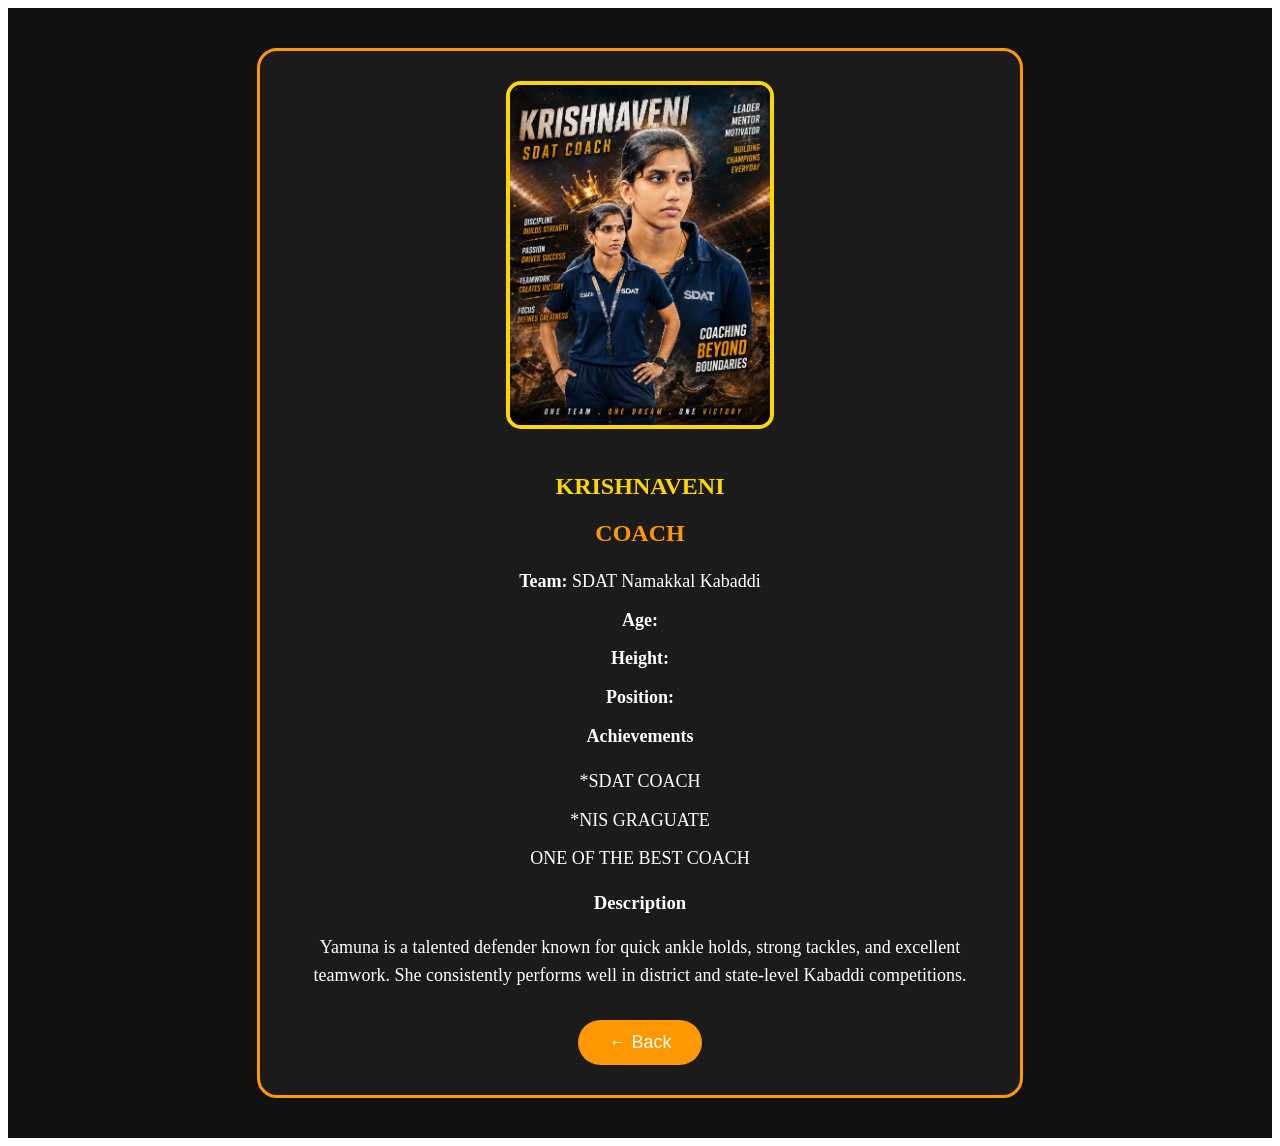
<file: coach15.html>
<!DOCTYPE html>
<html lang="en">

<head>

    <meta charset="UTF-8">
    <meta name="viewport" content="width=device-width, initial-scale=1.0">

    <title>Player 1 Profile</title>

    <style>
        
        /* PLAYER PROFILE PAGE */

.profile-page{
    min-height:100vh;
    display:flex;
    justify-content:center;
    align-items:center;
    background:#111;
    padding:40px;
}

.profile-card{
    width:700px;
    background:#1b1b1b;
    border:3px solid #ff9800;
    border-radius:20px;
    padding:30px;
    text-align:center;
    color:white;
}

.profile-card img{
    width:260px;
    height:340px;
    object-fit:cover;
    border-radius:15px;
    border:4px solid gold;
    margin-bottom:20px;
}

.profile-card h1{
    color:#FFD700;
    margin-bottom:10px;
}

.profile-card h2{
    color:#ff9800;
    margin-bottom:20px;
}

.profile-card p,
.profile-card li{
    font-size:18px;
    margin:10px 0;
    line-height:1.6;
}

.profile-card ul{
    list-style:none;
    padding:0;
}

.profile-card button{
    margin-top:20px;
    padding:12px 30px;
    background:#ff9800;
    color:white;
    border:none;
    border-radius:30px;
    cursor:pointer;
    font-size:18px;
}

.profile-card button:hover{
    background:#ff5722;
}
    </style>

</head>

<body>

<section class="profile-page">

    <div class="profile-card">

        <img src="COACH 1.jpeg" alt="COACH">

        <h1>KRISHNAVENI</h1>

        <h2>COACH</h2>

        <p><strong>Team:</strong> SDAT Namakkal Kabaddi</p>

        <p><strong>Age:</strong></p>

        <p><strong>Height:</strong></p>

        <p><strong>Position:</strong></p>

        <p><strong>Achievements</strong></p>

        <ul>
            <li>*SDAT COACH</li>
            <li>*NIS GRAGUATE</li>
            <li>ONE OF THE BEST COACH</li>
        </ul>

        <h3>Description</h3>

        <p>
            Yamuna is a talented defender known for quick ankle holds,
            strong tackles, and excellent teamwork. She consistently
            performs well in district and state-level Kabaddi competitions.
        </p>

        <button onclick="history.back()">
            ← Back
        </button>

    </div>

</section>

</body>
</html>
</file>
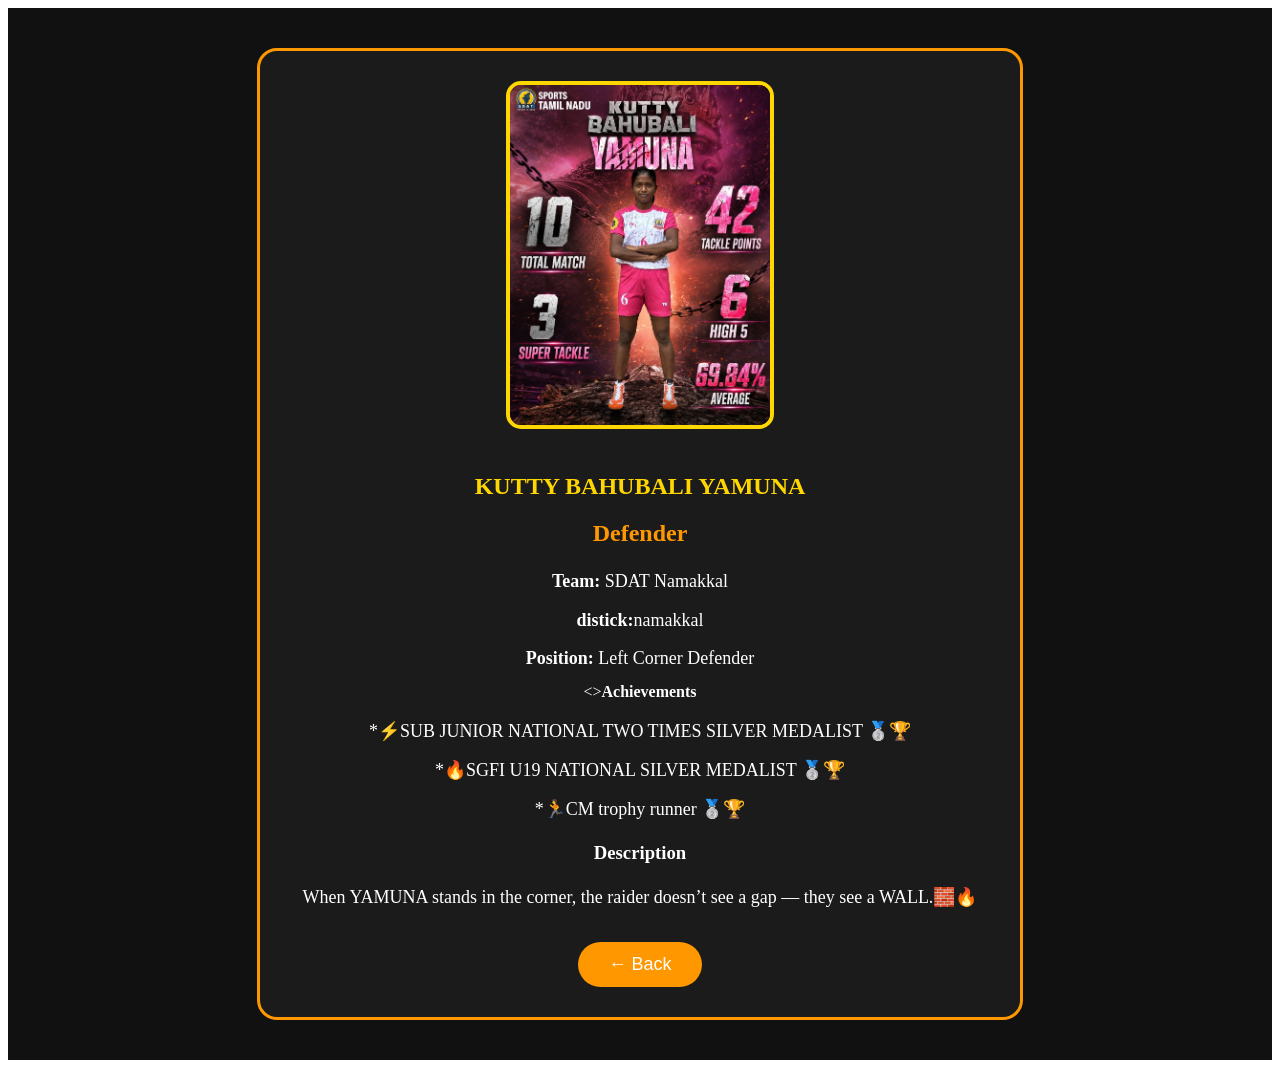
<file: player1.html>
<!DOCTYPE html>
<html lang="en">

<head>

    <meta charset="UTF-8">
    <meta name="viewport" content="width=device-width, initial-scale=1.0">

    <title>Player 1 Profile</title>

    <style>
        /* அனைத்து CSS code இங்கே */
        /* PLAYER PROFILE PAGE */

.profile-page{
    min-height:100vh;
    display:flex;
    justify-content:center;
    align-items:center;
    background:#111;
    padding:40px;
}

.profile-card{
    width:700px;
    background:#1b1b1b;
    border:3px solid #ff9800;
    border-radius:20px;
    padding:30px;
    text-align:center;
    color:white;
}

.profile-card img{
    width:260px;
    height:340px;
    object-fit:cover;
    border-radius:15px;
    border:4px solid gold;
    margin-bottom:20px;
}

.profile-card h1{
    color:#FFD700;
    margin-bottom:10px;
}

.profile-card h2{
    color:#ff9800;
    margin-bottom:20px;
}

.profile-card p,
.profile-card li{
    font-size:18px;
    margin:10px 0;
    line-height:1.6;
}

.profile-card ul{
    list-style:none;
    padding:0;
}

.profile-card button{
    margin-top:20px;
    padding:12px 30px;
    background:#ff9800;
    color:white;
    border:none;
    border-radius:30px;
    cursor:pointer;
    font-size:18px;
}

.profile-card button:hover{
    background:hsl(14, 100%, 57%);
}
    </style>

</head>

<body>

<section class="profile-page">

    <div class="profile-card">

        <img src="YAMUNA 2.jpeg" alt="Yamuna">

        <h1>KUTTY BAHUBALI YAMUNA</h1>

        <h2>Defender</h2>

        <p><strong>Team:</strong> SDAT Namakkal</p>

        <p><strong>distick:</strong>namakkal</p>

        <p><strong></strong> </p>

        <p><strong>Position:</strong> Left Corner Defender</p>

        <><strong>Achievements</strong>

        <ul>
            <li>*⚡SUB JUNIOR NATIONAL TWO TIMES SILVER MEDALIST 🥈🏆</li>
            <li>*🔥SGFI U19 NATIONAL SILVER MEDALIST 🥈🏆</li>
            <li>*🏃CM trophy runner 🥈🏆</li>
        </ul>

        <h3>Description</h3>

        <p>
            When YAMUNA stands in the corner, the raider doesn’t see a gap — they see a WALL.🧱🔥
        </p>

        <button onclick="history.back()">
            ← Back
        </button>

    </div>

</section>

</body>
</html>
</file>
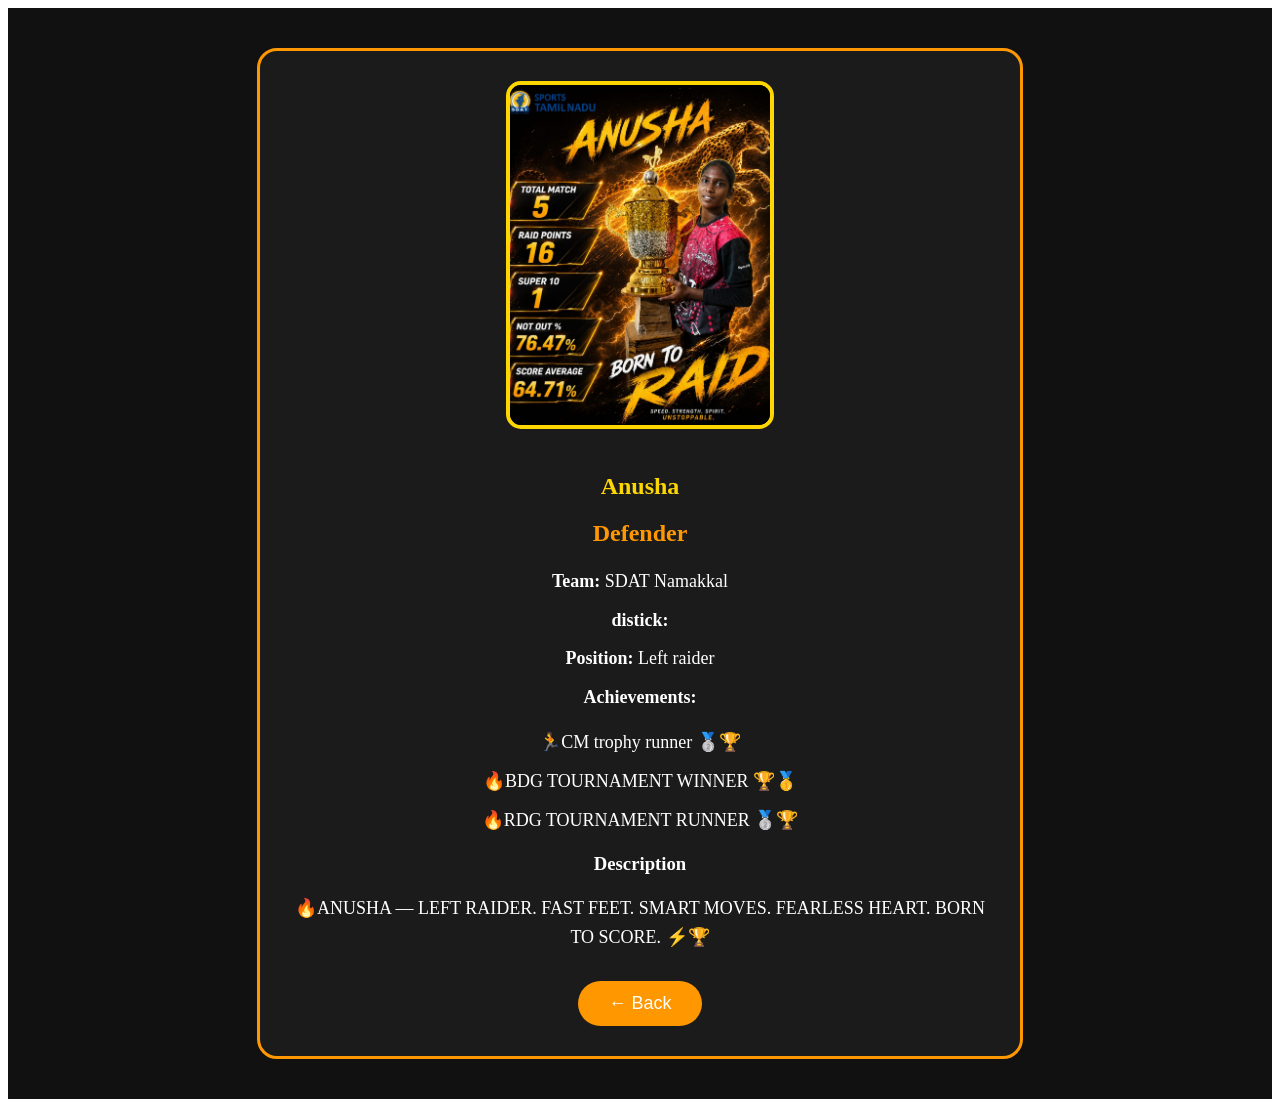
<file: player10.html>
<!DOCTYPE html>
<html lang="en">

<head>

    <meta charset="UTF-8">
    <meta name="viewport" content="width=device-width, initial-scale=1.0">

    <title>Player 1 Profile</title>

    <style>
        /* அனைத்து CSS code இங்கே */
        /* PLAYER PROFILE PAGE */

.profile-page{
    min-height:100vh;
    display:flex;
    justify-content:center;
    align-items:center;
    background:#111;
    padding:40px;
}

.profile-card{
    width:700px;
    background:#1b1b1b;
    border:3px solid #ff9800;
    border-radius:20px;
    padding:30px;
    text-align:center;
    color:white;
}

.profile-card img{
    width:260px;
    height:340px;
    object-fit:cover;
    border-radius:15px;
    border:4px solid gold;
    margin-bottom:20px;
}

.profile-card h1{
    color:#FFD700;
    margin-bottom:10px;
}

.profile-card h2{
    color:#ff9800;
    margin-bottom:20px;
}

.profile-card p,
.profile-card li{
    font-size:18px;
    margin:10px 0;
    line-height:1.6;
}

.profile-card ul{
    list-style:none;
    padding:0;
}

.profile-card button{
    margin-top:20px;
    padding:12px 30px;
    background:#ff9800;
    color:white;
    border:none;
    border-radius:30px;
    cursor:pointer;
    font-size:18px;
}

.profile-card button:hover{
    background:#ff5722;
}
    </style>

</head>

<body>

<section class="profile-page">

    <div class="profile-card">

        <img src="ANUSHA 2.jpeg" alt="ANUSHA">

        <h1>Anusha</h1>

        <h2>Defender</h2>

        <p><strong>Team:</strong> SDAT Namakkal </p>

        <p><strong>distick:</strong></p>

        <p><strong></strong></p>

        <p><strong>Position:</strong> Left raider </p>

        <p><strong>Achievements:</strong></p>

        <ul>
            <li>🏃CM trophy runner 🥈🏆</li>
            <li>🔥BDG TOURNAMENT WINNER 🏆🥇</li>
            <li>🔥RDG TOURNAMENT RUNNER 🥈🏆</li>
        </ul>

        <h3>Description</h3>

        <p>
           🔥ANUSHA — LEFT RAIDER. FAST FEET. SMART MOVES. FEARLESS HEART. BORN TO SCORE. ⚡🏆
        </p>

        <button onclick="history.back()">
            ← Back
        </button>

    </div>

</section>

</body>
</html>
</file>
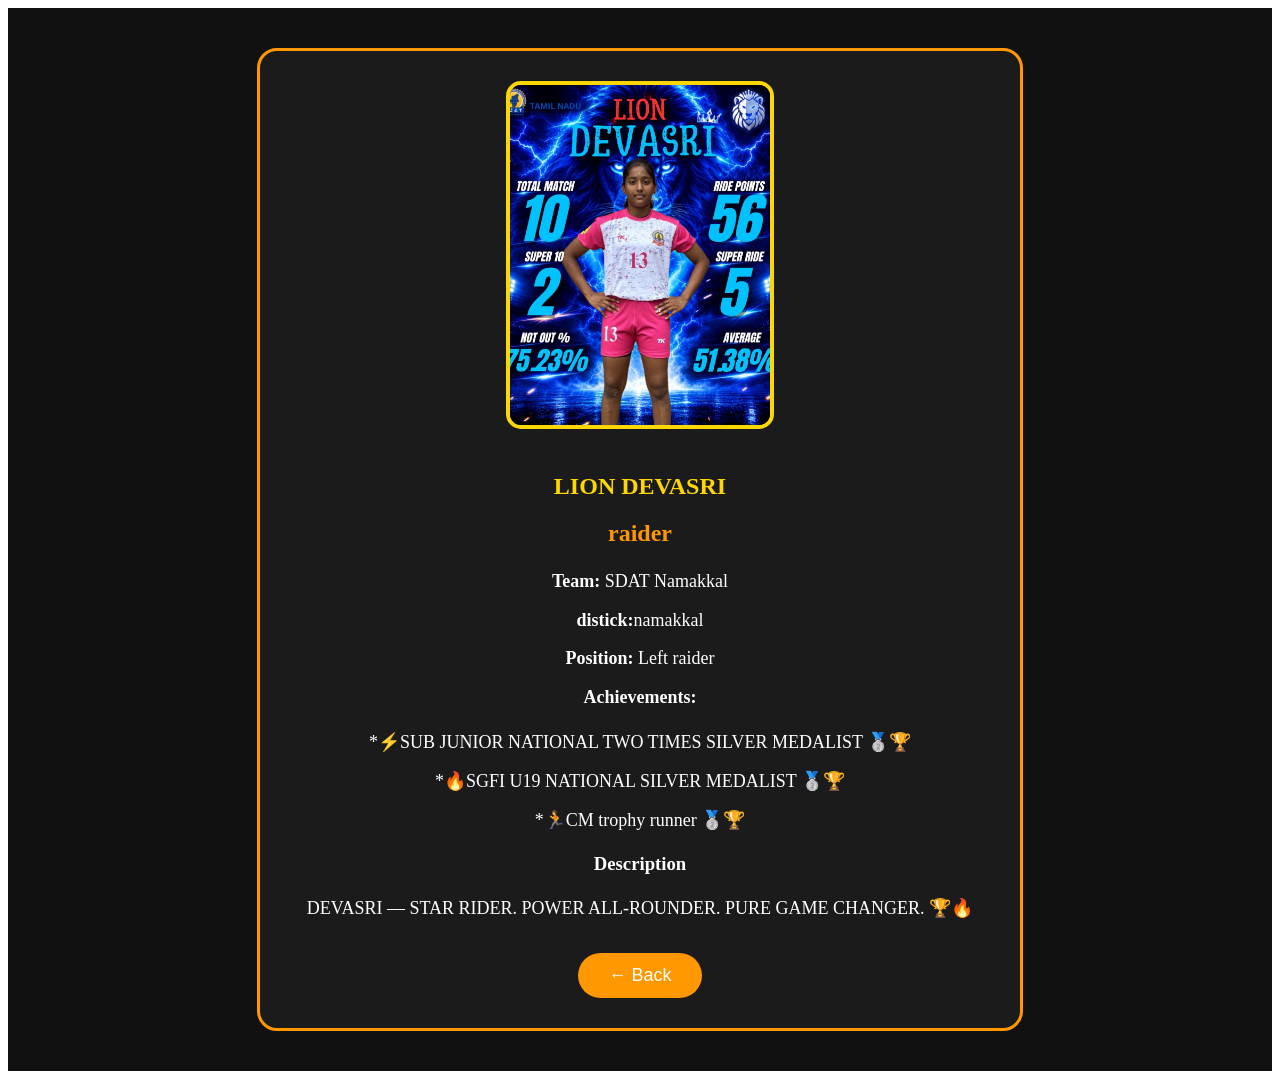
<file: player2.html>
<!DOCTYPE html>
<html lang="en">

<head>

    <meta charset="UTF-8">
    <meta name="viewport" content="width=device-width, initial-scale=1.0">

    <title>Player 1 Profile</title>

    <style>
        /* அனைத்து CSS code இங்கே */
        /* PLAYER PROFILE PAGE */

.profile-page{
    min-height:100vh;
    display:flex;
    justify-content:center;
    align-items:center;
    background:#111;
    padding:40px;
}

.profile-card{
    width:700px;
    background:#1b1b1b;
    border:3px solid #ff9800;
    border-radius:20px;
    padding:30px;
    text-align:center;
    color:white;
}

.profile-card img{
    width:260px;
    height:340px;
    object-fit:cover;
    border-radius:15px;
    border:4px solid gold;
    margin-bottom:20px;
}

.profile-card h1{
    color:#FFD700;
    margin-bottom:10px;
}

.profile-card h2{
    color:#ff9800;
    margin-bottom:20px;
}

.profile-card p,
.profile-card li{
    font-size:18px;
    margin:10px 0;
    line-height:1.6;
}

.profile-card ul{
    list-style:none;
    padding:0;
}

.profile-card button{
    margin-top:20px;
    padding:12px 30px;
    background:#ff9800;
    color:white;
    border:none;
    border-radius:30px;
    cursor:pointer;
    font-size:18px;
}

.profile-card button:hover{
    background:#ff5722;
}
    </style>

</head>

<body>

<section class="profile-page">

    <div class="profile-card">

        <img src="DEVASRI 2.jpeg" alt="Yamuna">

        <h1>LION DEVASRI</h1>

        <h2>raider</h2>

        <p><strong>Team:</strong> SDAT Namakkal</p>

        <p><strong>distick:</strong>namakkal</p>

        <p><strong></strong></p>

        <p><strong>Position:</strong> Left raider</p>

        <p><strong>Achievements:</strong></p>

        <ul>
            <li>*⚡SUB JUNIOR NATIONAL TWO TIMES SILVER MEDALIST 🥈🏆</li>
            <li>*🔥SGFI U19 NATIONAL SILVER MEDALIST 🥈🏆</li>
            <li>*🏃CM trophy runner 🥈🏆</li>
        </ul>

        <h3>Description</h3>

        <p>
            DEVASRI — STAR RIDER. POWER ALL-ROUNDER. PURE GAME CHANGER. 🏆🔥
        </p>

        <button onclick="history.back()">
            ← Back
        </button>

    </div>

</section>

</body>
</html>
</file>
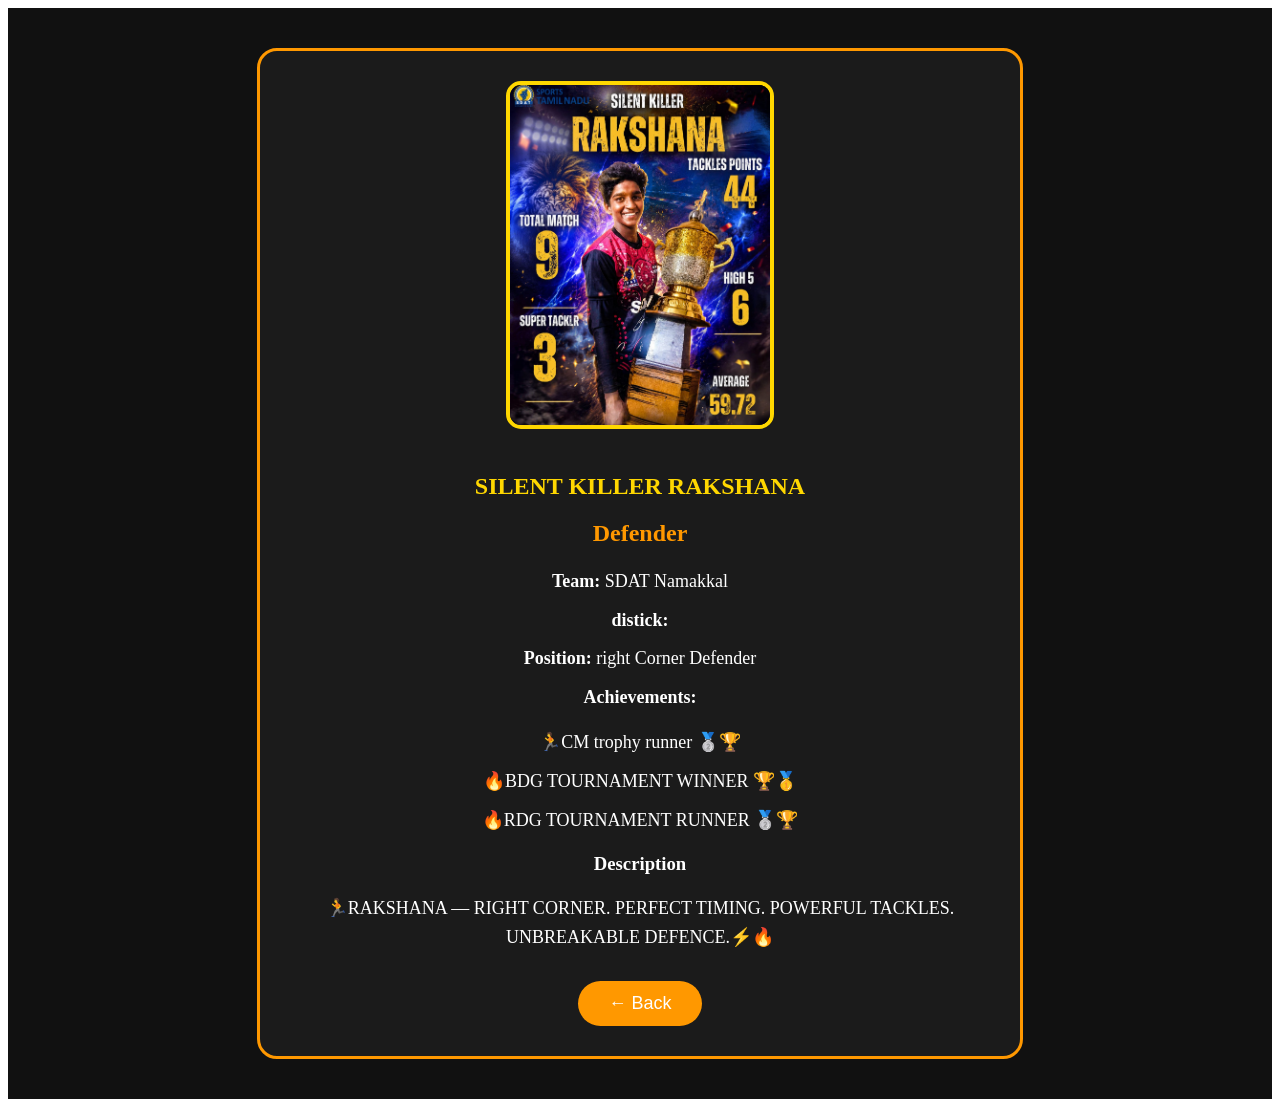
<file: player3.html>
<!DOCTYPE html>
<html lang="en">

<head>

    <meta charset="UTF-8">
    <meta name="viewport" content="width=device-width, initial-scale=1.0">

    <title>Player 1 Profile</title>

    <style>
        /* அனைத்து CSS code இங்கே */
        /* PLAYER PROFILE PAGE */

.profile-page{
    min-height:100vh;
    display:flex;
    justify-content:center;
    align-items:center;
    background:#111;
    padding:40px;
}

.profile-card{
    width:700px;
    background:#1b1b1b;
    border:3px solid #ff9800;
    border-radius:20px;
    padding:30px;
    text-align:center;
    color:white;
}

.profile-card img{
    width:260px;
    height:340px;
    object-fit:cover;
    border-radius:15px;
    border:4px solid gold;
    margin-bottom:20px;
}

.profile-card h1{
    color:#FFD700;
    margin-bottom:10px;
}

.profile-card h2{
    color:#ff9800;
    margin-bottom:20px;
}

.profile-card p,
.profile-card li{
    font-size:18px;
    margin:10px 0;
    line-height:1.6;
}

.profile-card ul{
    list-style:none;
    padding:0;
}

.profile-card button{
    margin-top:20px;
    padding:12px 30px;
    background:#ff9800;
    color:white;
    border:none;
    border-radius:30px;
    cursor:pointer;
    font-size:18px;
}

.profile-card button:hover{
    background:#ff5722;
}
    </style>

</head>

<body>

<section class="profile-page">

    <div class="profile-card">

        <img src="RAKSHANA 2.jpeg" alt="Yamuna">

        <h1>SILENT KILLER RAKSHANA</h1>

        <h2>Defender</h2>

        <p><strong>Team:</strong> SDAT Namakkal</p>

        <p><strong>distick:</strong></p>

        <p><strong></strong></p>

        <p><strong>Position:</strong> right Corner Defender</p>

        <p><strong>Achievements:</strong></p>

        <ul>
            <li>🏃CM trophy runner 🥈🏆</li>
            <li>🔥BDG TOURNAMENT WINNER 🏆🥇</li>
            <li>🔥RDG TOURNAMENT RUNNER 🥈🏆</li>
        </ul>

        <h3>Description</h3>

        <p>
            🏃RAKSHANA — RIGHT CORNER. PERFECT TIMING. POWERFUL TACKLES. UNBREAKABLE DEFENCE.⚡🔥
        </p>

        <button onclick="history.back()">
            ← Back
        </button>

    </div>

</section>

</body>
</html>
</file>
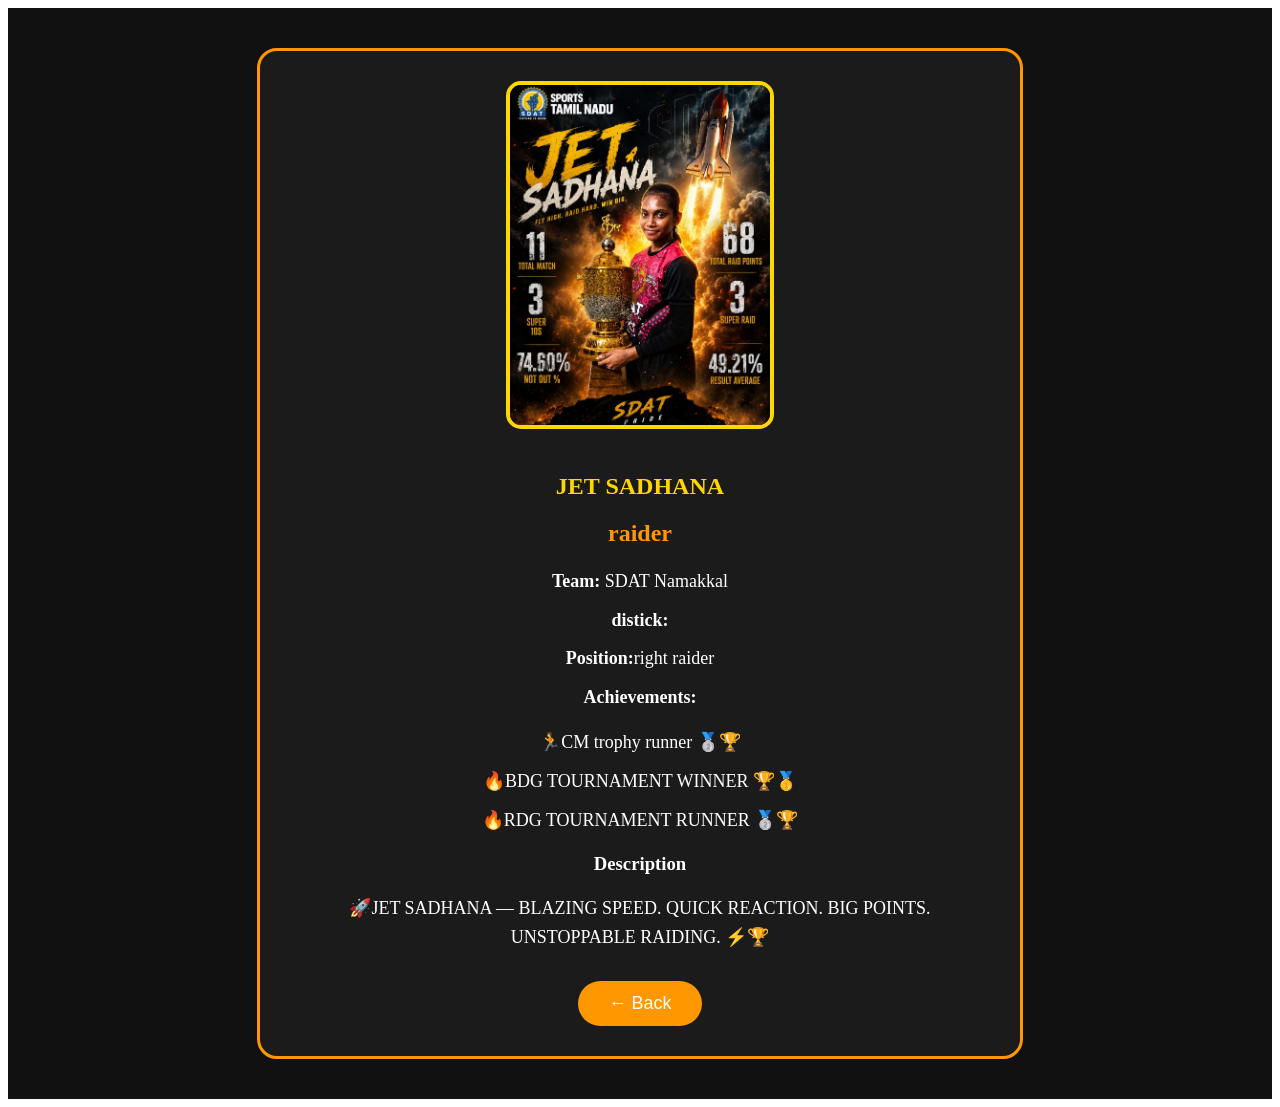
<file: player4.html>
<!DOCTYPE html>
<html lang="en">

<head>

    <meta charset="UTF-8">
    <meta name="viewport" content="width=device-width, initial-scale=1.0">

    <title>Player 1 Profile</title>

    <style>
        /* அனைத்து CSS code இங்கே */
        /* PLAYER PROFILE PAGE */

.profile-page{
    min-height:100vh;
    display:flex;
    justify-content:center;
    align-items:center;
    background:#111;
    padding:40px;
}

.profile-card{
    width:700px;
    background:#1b1b1b;
    border:3px solid #ff9800;
    border-radius:20px;
    padding:30px;
    text-align:center;
    color:white;
}

.profile-card img{
    width:260px;
    height:340px;
    object-fit:cover;
    border-radius:15px;
    border:4px solid gold;
    margin-bottom:20px;
}

.profile-card h1{
    color:#FFD700;
    margin-bottom:10px;
}

.profile-card h2{
    color:#ff9800;
    margin-bottom:20px;
}

.profile-card p,
.profile-card li{
    font-size:18px;
    margin:10px 0;
    line-height:1.6;
}

.profile-card ul{
    list-style:none;
    padding:0;
}

.profile-card button{
    margin-top:20px;
    padding:12px 30px;
    background:#ff9800;
    color:white;
    border:none;
    border-radius:30px;
    cursor:pointer;
    font-size:18px;
}

.profile-card button:hover{
    background:#ff5722;
}
    </style>

</head>

<body>

<section class="profile-page">

    <div class="profile-card">

        <img src="SADHANA 2.jpeg" alt="Yamuna">

        <h1>JET SADHANA</h1>

        <h2>raider</h2>

        <p><strong>Team:</strong> SDAT Namakkal </p>

        <p><strong>distick:</strong></p>

        <p><strong></strong></p>

        <p><strong>Position:</strong>right raider  </p>

        <p><strong>Achievements:</strong></p>

        <ul>
            <li>🏃CM trophy runner 🥈🏆</li>
            <li>🔥BDG TOURNAMENT WINNER 🏆🥇</li>
            <li>🔥RDG TOURNAMENT RUNNER 🥈🏆</li>
        </ul>

        <h3>Description</h3>

        <p>
            🚀JET SADHANA — BLAZING SPEED. QUICK REACTION. BIG POINTS. UNSTOPPABLE RAIDING. ⚡🏆
        </p>

        <button onclick="history.back()">
            ← Back
        </button>

    </div>

</section>

</body>
</html>
</file>
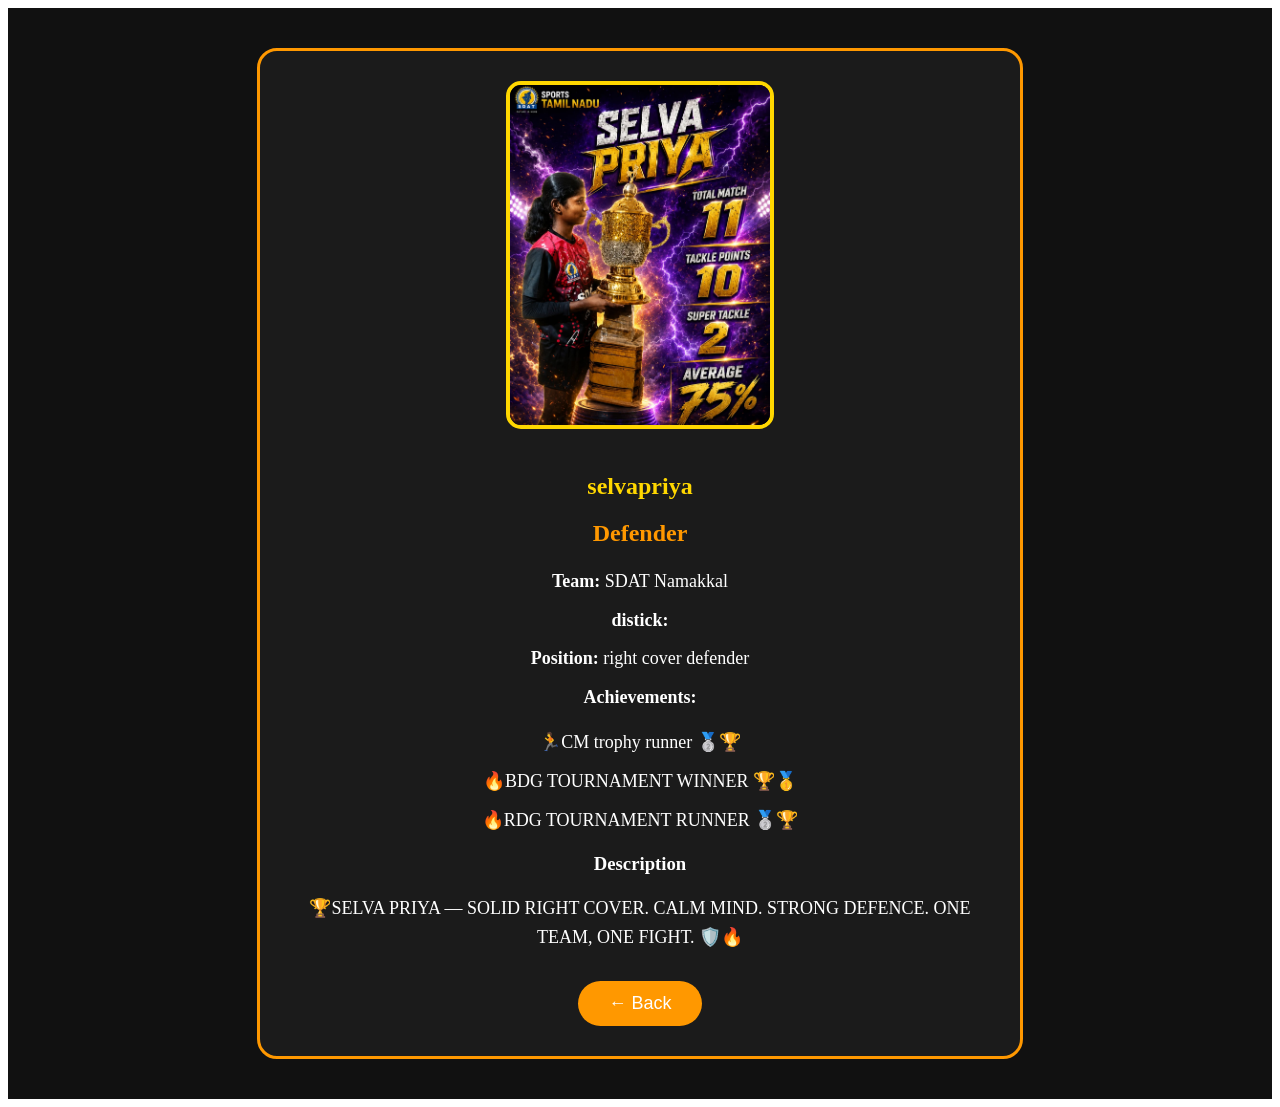
<file: player5.html>
<!DOCTYPE html>
<html lang="en">

<head>

    <meta charset="UTF-8">
    <meta name="viewport" content="width=device-width, initial-scale=1.0">

    <title>Player 1 Profile</title>

    <style>
        /* அனைத்து CSS code இங்கே */
        /* PLAYER PROFILE PAGE */

.profile-page{
    min-height:100vh;
    display:flex;
    justify-content:center;
    align-items:center;
    background:#111;
    padding:40px;
}

.profile-card{
    width:700px;
    background:#1b1b1b;
    border:3px solid #ff9800;
    border-radius:20px;
    padding:30px;
    text-align:center;
    color:white;
}

.profile-card img{
    width:260px;
    height:340px;
    object-fit:cover;
    border-radius:15px;
    border:4px solid gold;
    margin-bottom:20px;
}

.profile-card h1{
    color:#FFD700;
    margin-bottom:10px;
}

.profile-card h2{
    color:#ff9800;
    margin-bottom:20px;
}

.profile-card p,
.profile-card li{
    font-size:18px;
    margin:10px 0;
    line-height:1.6;
}

.profile-card ul{
    list-style:none;
    padding:0;
}

.profile-card button{
    margin-top:20px;
    padding:12px 30px;
    background:#ff9800;
    color:white;
    border:none;
    border-radius:30px;
    cursor:pointer;
    font-size:18px;
}

.profile-card button:hover{
    background:#ff5722;
}
    </style>

</head>

<body>

<section class="profile-page">

    <div class="profile-card">

        <img src="SELVAPRIYA 2.jpeg" alt="SELVAPRIYA">

        <h1>selvapriya</h1>

        <h2>Defender</h2>

        <p><strong>Team:</strong> SDAT Namakkal </p>

        <p><strong>distick:</strong></p>

        <p><strong></strong></p>

        <p><strong>Position:</strong> right cover defender </p>

        <p><strong>Achievements:</strong></p>

        <ul>
            <li>🏃CM trophy runner 🥈🏆</li>
            <li>🔥BDG TOURNAMENT WINNER 🏆🥇</li>
            <li>🔥RDG TOURNAMENT RUNNER 🥈🏆</li>
        </ul>

        <h3>Description</h3>

        <p>
           🏆SELVA PRIYA — SOLID RIGHT COVER. CALM MIND. STRONG DEFENCE. ONE TEAM, ONE FIGHT. 🛡️🔥
        </p>

        <button onclick="history.back()">
            ← Back
        </button>

    </div>

</section>

</body>
</html>
</file>
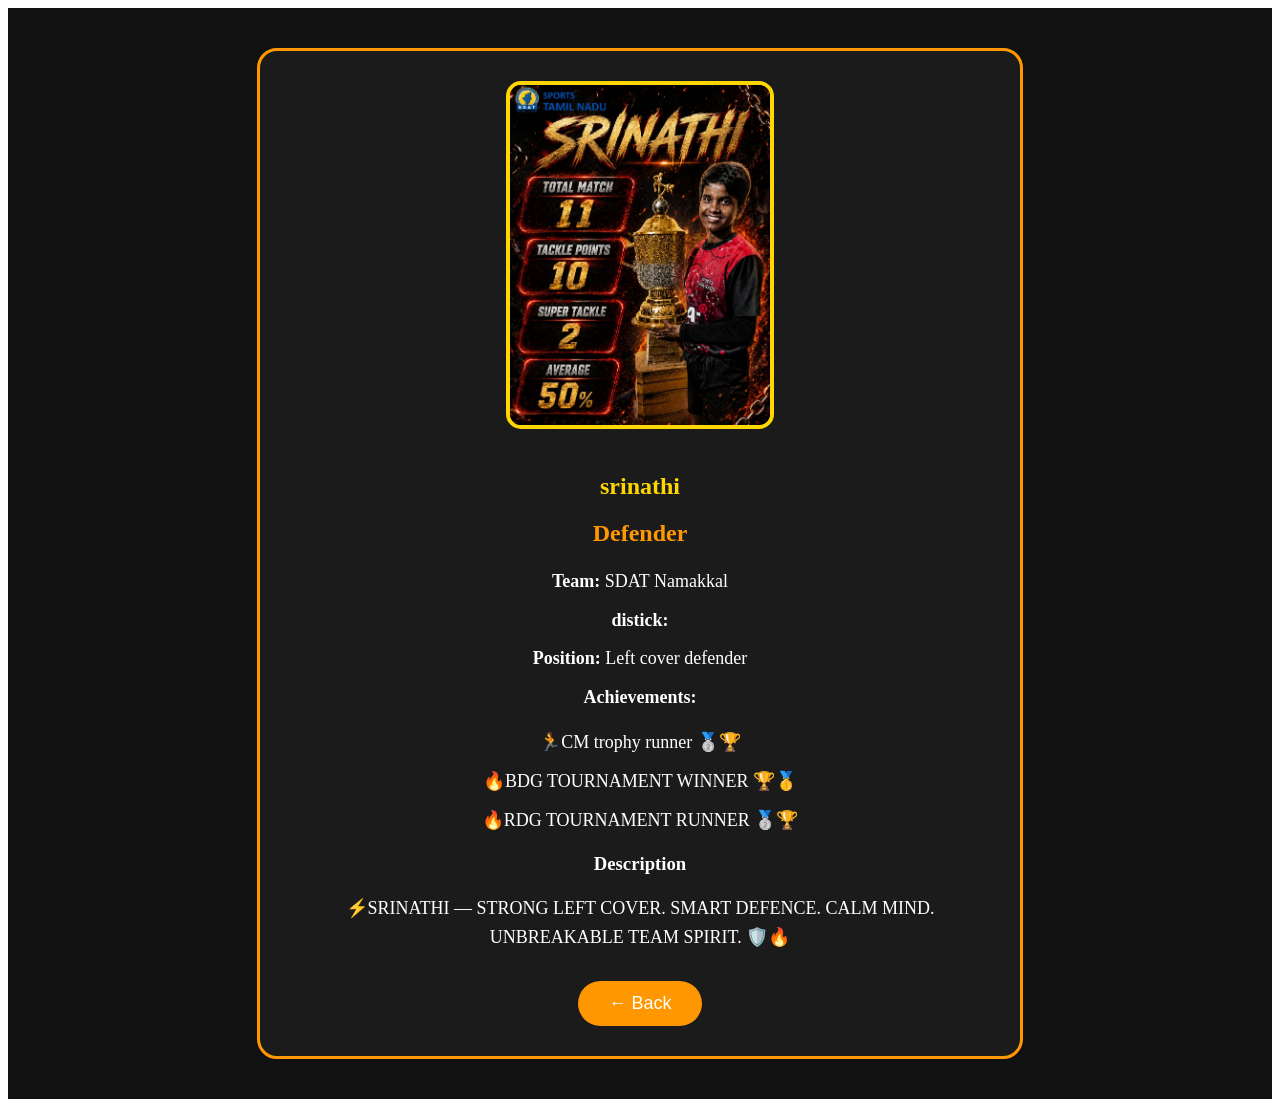
<file: player6.html>
<!DOCTYPE html>
<html lang="en">

<head>

    <meta charset="UTF-8">
    <meta name="viewport" content="width=device-width, initial-scale=1.0">

    <title>Player 1 Profile</title>

    <style>
        /* அனைத்து CSS code இங்கே */
        /* PLAYER PROFILE PAGE */

.profile-page{
    min-height:100vh;
    display:flex;
    justify-content:center;
    align-items:center;
    background:#111;
    padding:40px;
}

.profile-card{
    width:700px;
    background:#1b1b1b;
    border:3px solid #ff9800;
    border-radius:20px;
    padding:30px;
    text-align:center;
    color:white;
}

.profile-card img{
    width:260px;
    height:340px;
    object-fit:cover;
    border-radius:15px;
    border:4px solid gold;
    margin-bottom:20px;
}

.profile-card h1{
    color:#FFD700;
    margin-bottom:10px;
}

.profile-card h2{
    color:#ff9800;
    margin-bottom:20px;
}

.profile-card p,
.profile-card li{
    font-size:18px;
    margin:10px 0;
    line-height:1.6;
}

.profile-card ul{
    list-style:none;
    padding:0;
}

.profile-card button{
    margin-top:20px;
    padding:12px 30px;
    background:#ff9800;
    color:white;
    border:none;
    border-radius:30px;
    cursor:pointer;
    font-size:18px;
}

.profile-card button:hover{
    background:#ff5722;
}
    </style>

</head>

<body>

<section class="profile-page">

    <div class="profile-card">

        <img src="SRINATHI 2.jpeg" alt="SRINATHI">

        <h1>srinathi</h1>

        <h2>Defender</h2>

        <p><strong>Team:</strong> SDAT Namakkal</p>

        <p><strong>distick:</strong></p>

        <p><strong></strong></p>

        <p><strong>Position:</strong> Left cover defender </p>

        <p><strong>Achievements:</strong></p>

        <ul>
            <li>🏃CM trophy runner 🥈🏆</li>
            <li>🔥BDG TOURNAMENT WINNER 🏆🥇</li>
            <li>🔥RDG TOURNAMENT RUNNER 🥈🏆</li>
        </ul>

        <h3>Description</h3>

        <p>
           ⚡SRINATHI — STRONG LEFT COVER. SMART DEFENCE. CALM MIND. UNBREAKABLE TEAM SPIRIT. 🛡️🔥
        </p>

        <button onclick="history.back()">
            ← Back
        </button>

    </div>

</section>

</body>
</html>
</file>
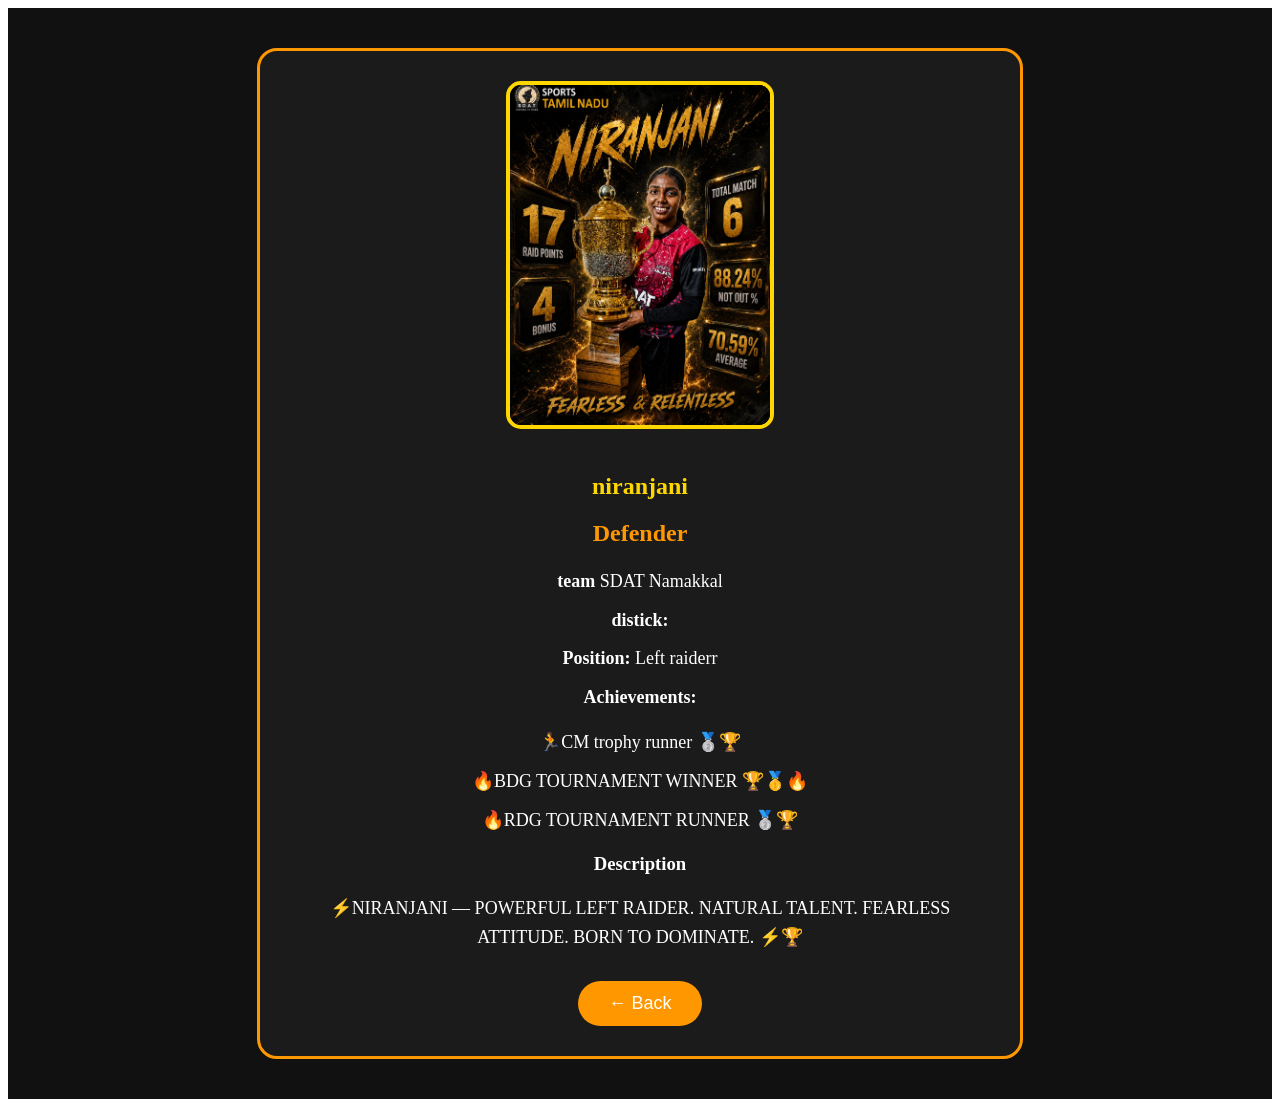
<file: player7.html>
<!DOCTYPE html>
<html lang="en">

<head>

    <meta charset="UTF-8">
    <meta name="viewport" content="width=device-width, initial-scale=1.0">

    <title>Player 1 Profile</title>

    <style>
        /* அனைத்து CSS code இங்கே */
        /* PLAYER PROFILE PAGE */

.profile-page{
    min-height:100vh;
    display:flex;
    justify-content:center;
    align-items:center;
    background:#111;
    padding:40px;
}

.profile-card{
    width:700px;
    background:#1b1b1b;
    border:3px solid #ff9800;
    border-radius:20px;
    padding:30px;
    text-align:center;
    color:white;
}

.profile-card img{
    width:260px;
    height:340px;
    object-fit:cover;
    border-radius:15px;
    border:4px solid gold;
    margin-bottom:20px;
}

.profile-card h1{
    color:#FFD700;
    margin-bottom:10px;
}

.profile-card h2{
    color:#ff9800;
    margin-bottom:20px;
}

.profile-card p,
.profile-card li{
    font-size:18px;
    margin:10px 0;
    line-height:1.6;
}

.profile-card ul{
    list-style:none;
    padding:0;
}

.profile-card button{
    margin-top:20px;
    padding:12px 30px;
    background:#ff9800;
    color:white;
    border:none;
    border-radius:30px;
    cursor:pointer;
    font-size:18px;
}

.profile-card button:hover{
    background:#ff5722;
}
    </style>

</head>

<body>

<section class="profile-page">

    <div class="profile-card">

        <img src="NIRANJANI 2.jpeg" alt="NIRANJANI">

        <h1>niranjani</h1>

        <h2>Defender</h2>

        <p><strong>team</strong> SDAT Namakkal</p>

        <p><strong>distick:</strong></p>

        <p><strong></strong></p>

        <p><strong>Position:</strong> Left raiderr</p>

        <p><strong>Achievements:</strong></p>

        <ul>
            <li>🏃CM trophy runner 🥈🏆</li>
            <li>🔥BDG TOURNAMENT WINNER 🏆🥇🔥</li>
            <li>🔥RDG TOURNAMENT RUNNER 🥈🏆</li>
        </ul>

        <h3>Description</h3>

        <p>
            ⚡NIRANJANI — POWERFUL LEFT RAIDER. NATURAL TALENT. FEARLESS ATTITUDE. BORN TO DOMINATE. ⚡🏆
        </p>

        <button onclick="history.back()">
            ← Back
        </button>

    </div>

</section>

</body>
</html>
</file>
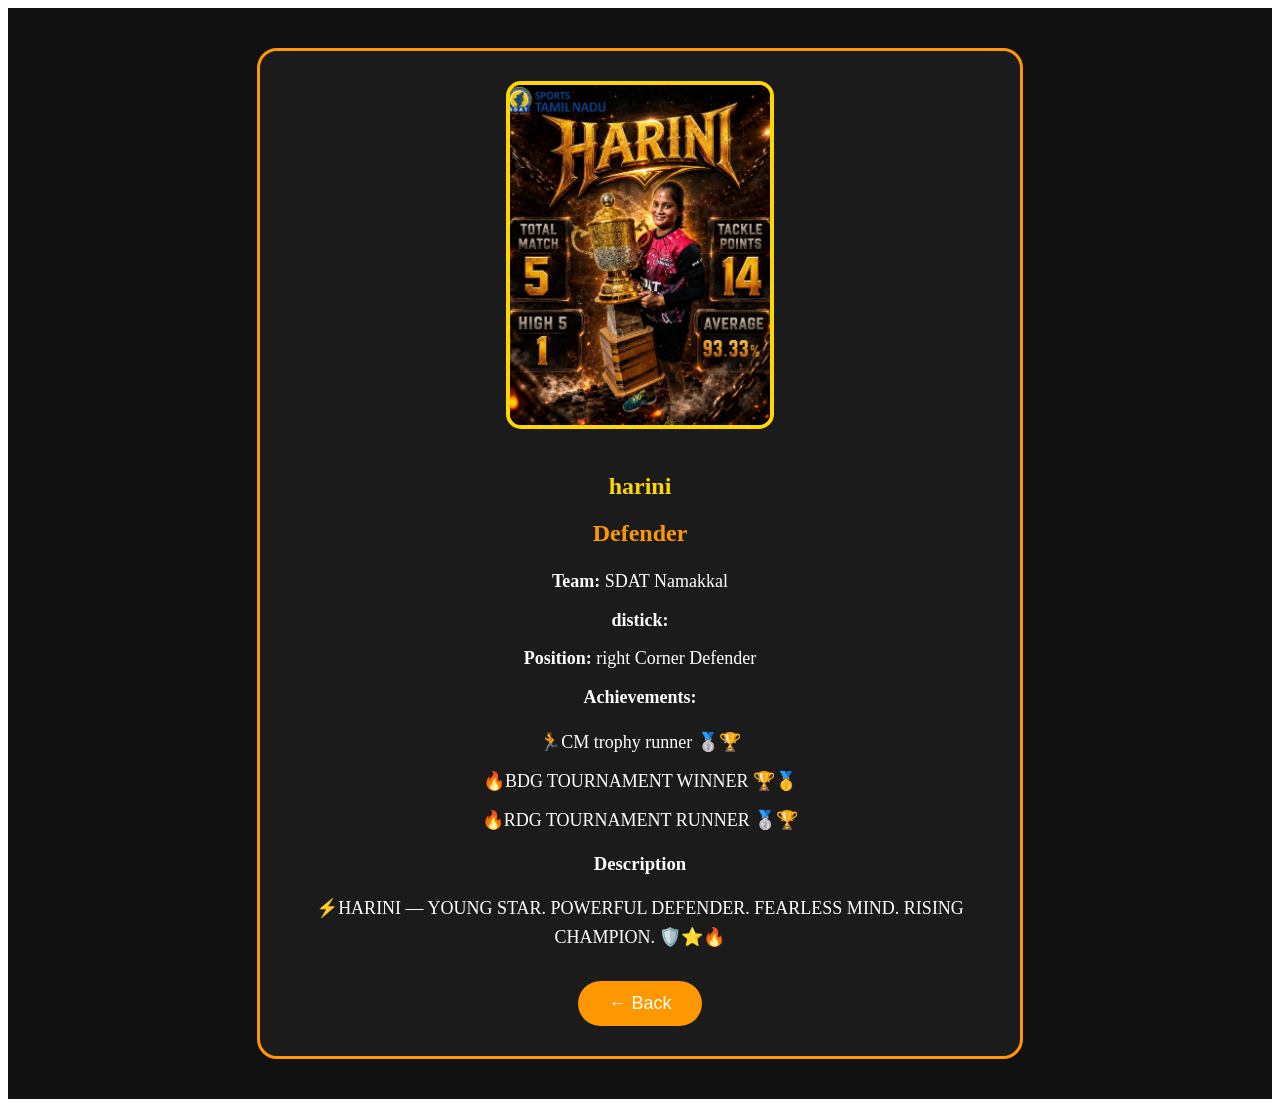
<file: player8.html>
<!DOCTYPE html>
<html lang="en">

<head>

    <meta charset="UTF-8">
    <meta name="viewport" content="width=device-width, initial-scale=1.0">

    <title>Player 1 Profile</title>

    <style>
        /* அனைத்து CSS code இங்கே */
        /* PLAYER PROFILE PAGE */

.profile-page{
    min-height:100vh;
    display:flex;
    justify-content:center;
    align-items:center;
    background:#111;
    padding:40px;
}

.profile-card{
    width:700px;
    background:#1b1b1b;
    border:3px solid #ff9800;
    border-radius:20px;
    padding:30px;
    text-align:center;
    color:white;
}

.profile-card img{
    width:260px;
    height:340px;
    object-fit:cover;
    border-radius:15px;
    border:4px solid gold;
    margin-bottom:20px;
}

.profile-card h1{
    color:#FFD700;
    margin-bottom:10px;
}

.profile-card h2{
    color:#ff9800;
    margin-bottom:20px;
}

.profile-card p,
.profile-card li{
    font-size:18px;
    margin:10px 0;
    line-height:1.6;
}

.profile-card ul{
    list-style:none;
    padding:0;
}

.profile-card button{
    margin-top:20px;
    padding:12px 30px;
    background:#ff9800;
    color:white;
    border:none;
    border-radius:30px;
    cursor:pointer;
    font-size:18px;
}

.profile-card button:hover{
    background:#ff5722;
}
    </style>

</head>

<body>

<section class="profile-page">

    <div class="profile-card">

        <img src="HARINI 2.jpeg" alt="HARINI">

        <h1>harini</h1>

        <h2>Defender</h2>

        <p><strong>Team:</strong> SDAT Namakkal</p>

        <p><strong>distick:</strong></p>

        <p><strong></strong></p>

        <p><strong>Position:</strong> right  Corner Defender</p>

        <p><strong>Achievements:</strong></p>

        <ul>
            <li>🏃CM trophy runner 🥈🏆</li>
            <li>🔥BDG TOURNAMENT WINNER 🏆🥇</li>
            <li>🔥RDG TOURNAMENT RUNNER 🥈🏆</li>
        </ul>

        <h3>Description</h3>

        <p>
           ⚡HARINI — YOUNG STAR. POWERFUL DEFENDER. FEARLESS MIND. RISING CHAMPION. 🛡️⭐🔥
        </p>

        <button onclick="history.back()">
            ← Back
        </button>

    </div>

</section>

</body>
</html>
</file>
